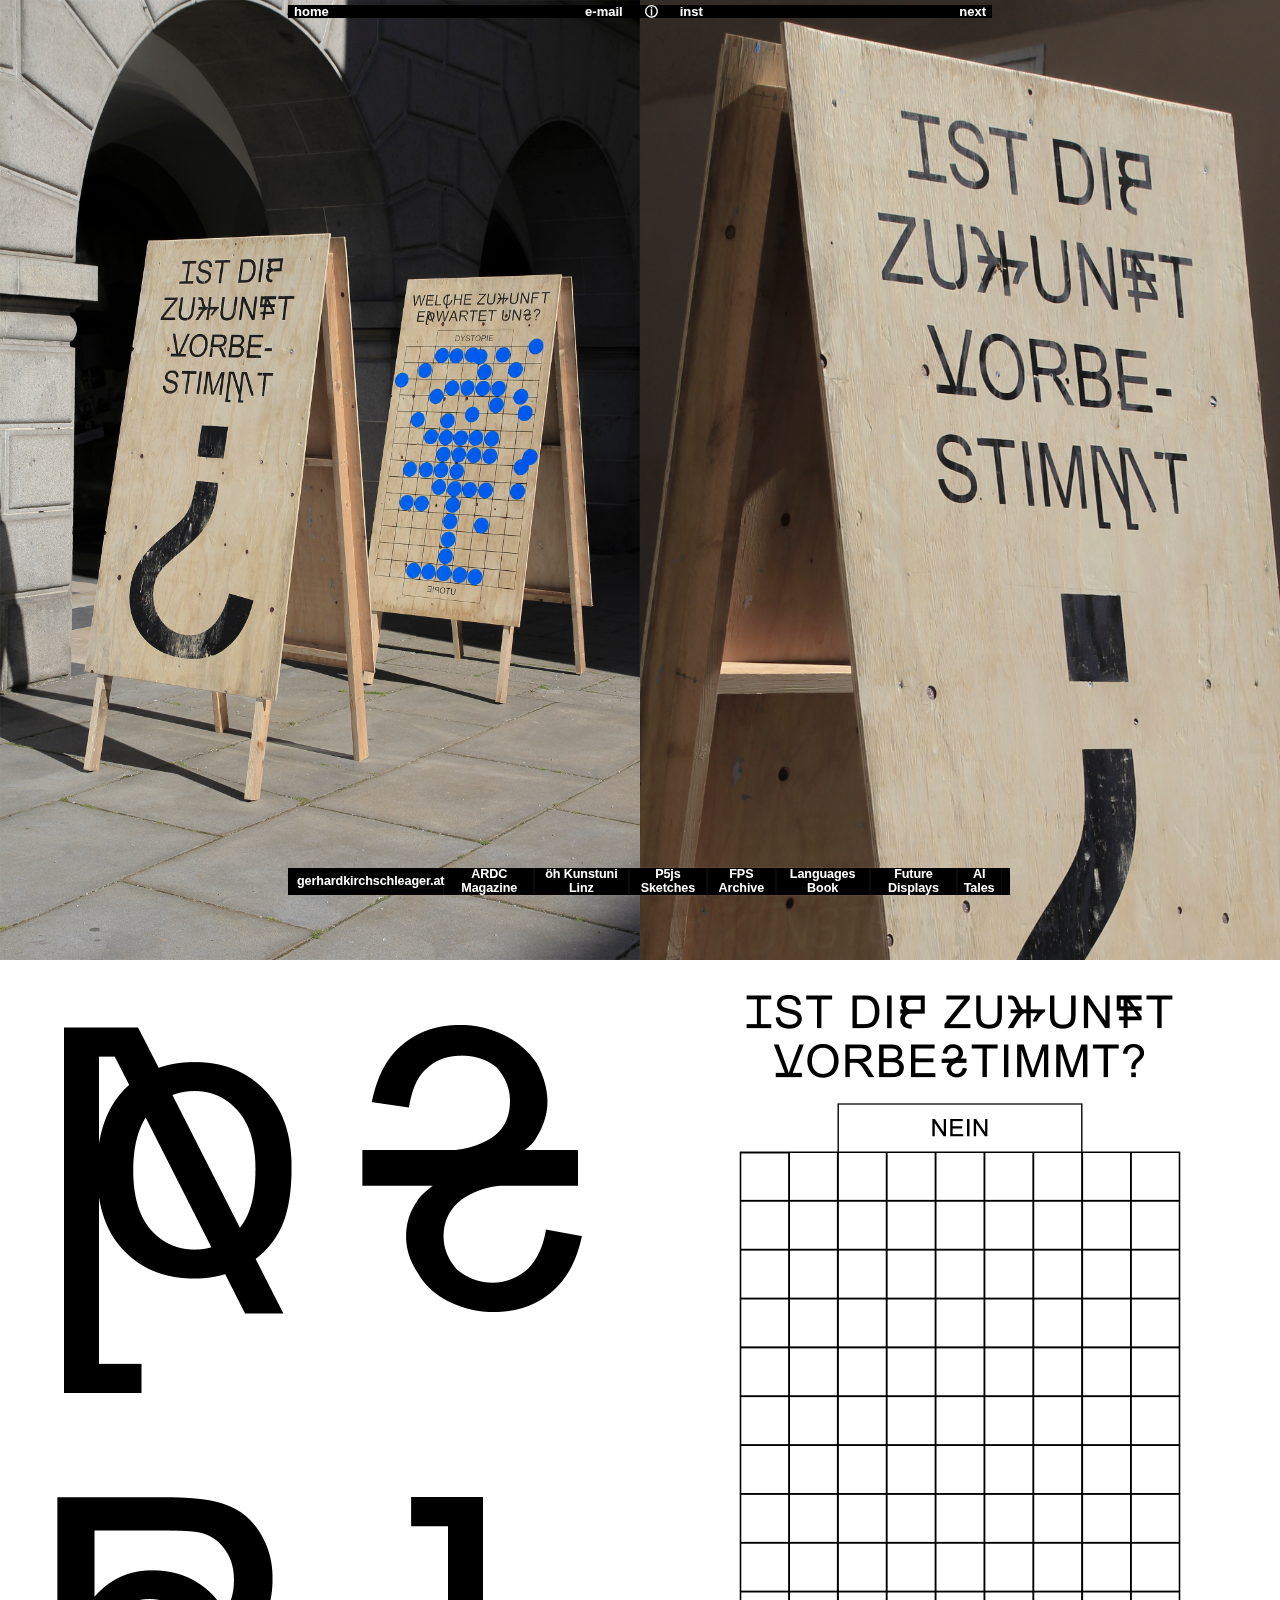
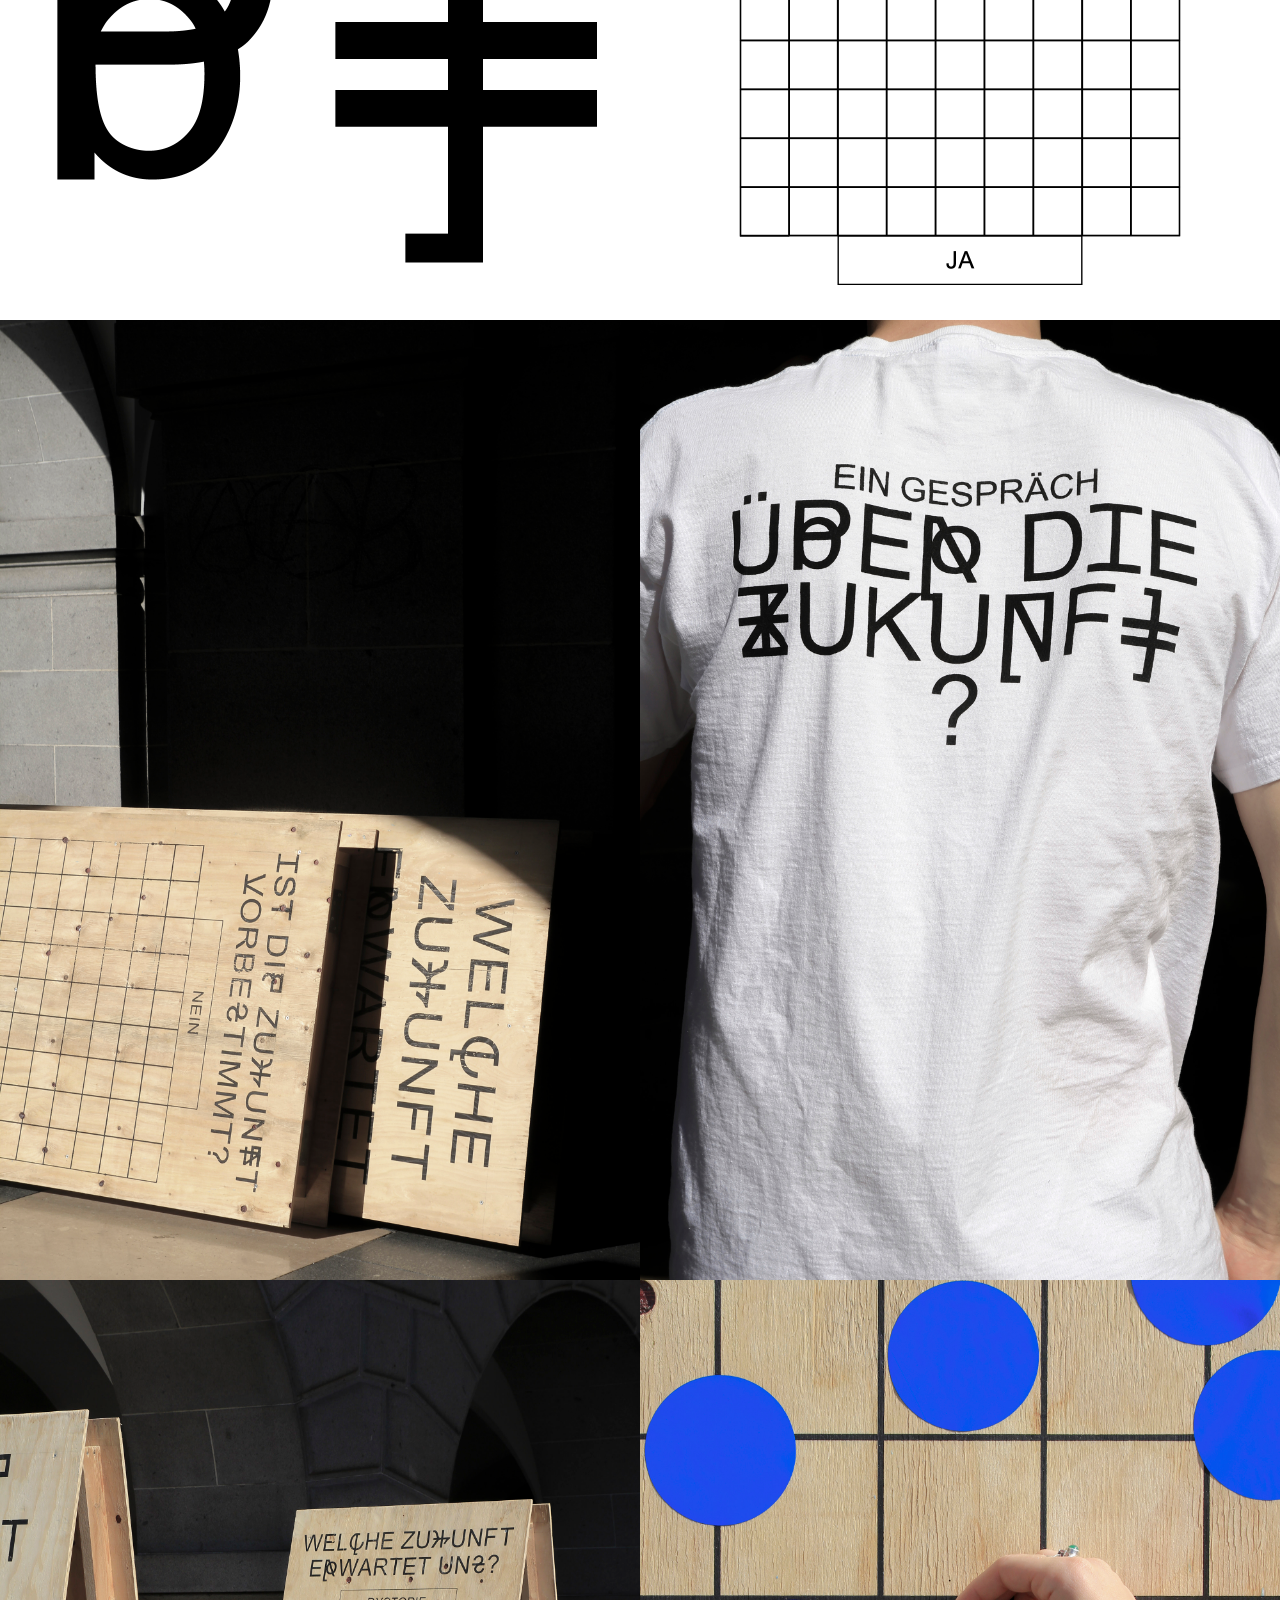
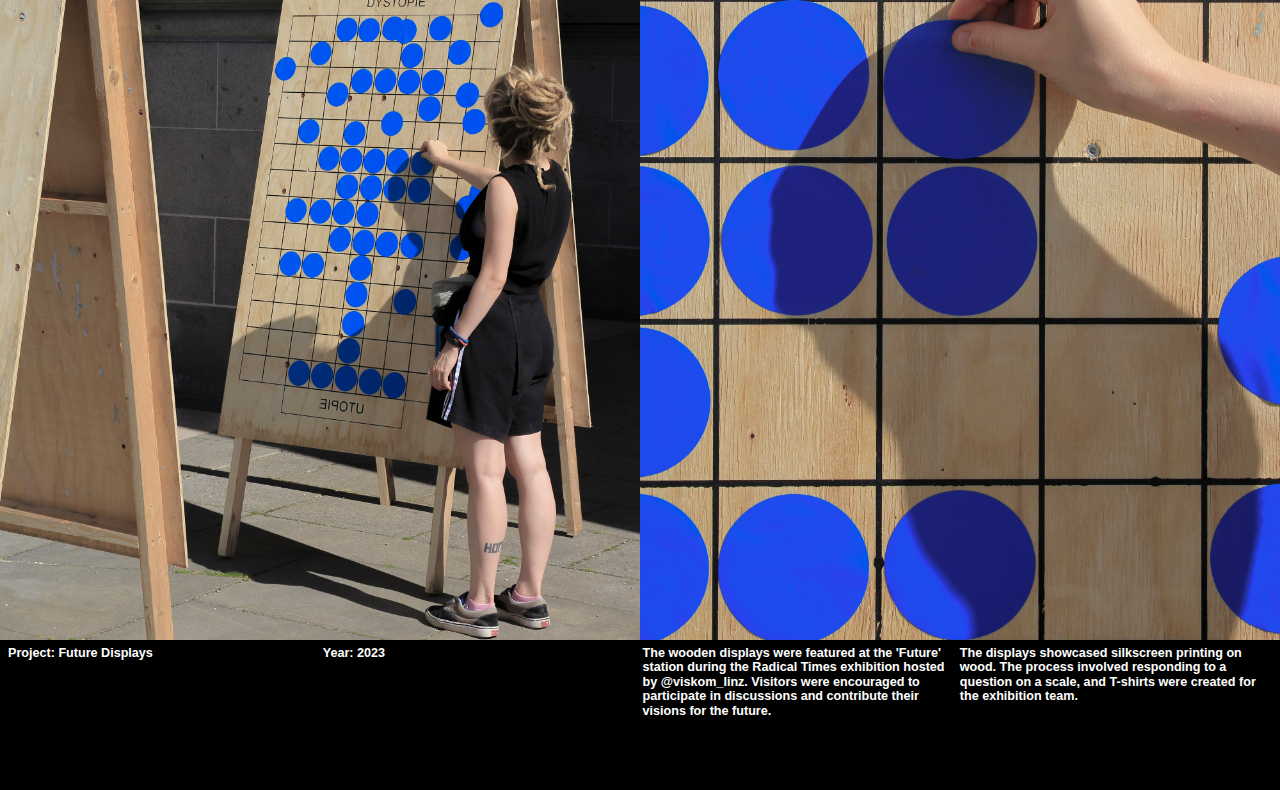
<file: project-07/project-06.html>
<!DOCTYPE html>
<html lang="en">

<head>
    <meta charset="utf-8">
    <title>Future Displays</title>
    <meta name="viewport" content="width=device-width, initial-scale=1.0, maximum-scale=1.0, minimal-ui" />
    <link type="text/css" rel="stylesheet" href="style.css">
    <style>
    
      </style>
</head>

<body>

  <div class="links-container">
    <a href="https://sukhov.xyz/">home</a>
  
    <div class="inner-cont">
      <a href="#">e-mail</a>
      <a href="https://sukhov.xyz/#layer9">ⓘ</a>
      <a href="">inst</a>
    </div>
  
    <a href="https://sukhov.xyz/project-08/project-08.html">next</a>
  </div>
  
  <header class="header">
    <nav class="menu">
      <a href="https://sukhov.xyz/project-01/project-01.html" class="menu__item">gerhardkirchschleager.at</a>
      <a href="https://sukhov.xyz/project-02/project-02.html" class="menu__item">ARDC Magazine</a>
      <a href="https://sukhov.xyz/project-03/project-03.html" class="menu__item">öh Kunstuni Linz</a>
      <a href="https://sukhov.xyz/project-04/project-04.html" class="menu__item">P5js Sketches</a>
      <a href="https://sukhov.xyz/project-05/project-05.html" class="menu__item">FPS Archive</a>
      <a href="https://sukhov.xyz/project-06/project-06.html" class="menu__item">Languages Book</a>
      <a href="https://sukhov.xyz/project-07/project-07.html" class="menu__item">Future Displays</a>
      <a href="https://sukhov.xyz/project-08/project-08.html" class="menu__item">AI Tales</a>
    </nav>
  </header>

<div class="grid-container-2">

  <div class="grid-item">
    <img src="f1.jpg" alt="Placeholder Image 1">
  </div>
  <div class="grid-item">
    <img src="f7.jpg" alt="Placeholder Image 1">
  </div>
</div>

<div class="grid-container-2">
  <div class="grid-item">
    <img src="gifmaker_me3.gif" alt="Placeholder Image 1">
  </div>
  <div class="grid-item">
    <img src="gifmaker_me2.gif" alt="Placeholder Image 1">
  </div>
 
  <!-- The remaining cells in the grid will be empty -->
</div>
  
<div class="grid-container-2">
  <div class="grid-item">
    <img src="f6.jpg" alt="Placeholder Image 1">
  </div>
  
  <div class="grid-item">
    <img src="f4.jpg" alt="Placeholder Image 1">
  </div>
 
  <!-- The remaining cells in the grid will be empty -->
</div>

<div class="grid-container-2">
  <div class="grid-item">
    <img src="f2.jpg" alt="Placeholder Image 1">
  </div>
  
  <div class="grid-item">
    <img src="f3.jpg" alt="Placeholder Image 1">
  </div>
 
  <!-- The remaining cells in the grid will be empty -->
</div>

<div class="container">
  <!-- Section 1: two titles in a row -->
  <div class="section" style="flex:2;">
  <div class="section" >
    <div class="title-row">
      <div class="title">Project: Future Displays</div>
   
    </div>
  </div>
  <!-- Section 2: two titles in a row -->
  <div class="section" >
    <div class="title-row">
      <div class="title">Year: 2023</div>
     
    </div>
  </div>
</div>
  <!-- Section 3: two texts in two columns -->
  <div class="section" style="flex:3;">
    <div class="two-columns">
    
      <div class="text">The wooden displays were featured at the 'Future' station during the Radical Times exhibition hosted by @viskom_linz. Visitors were encouraged to participate in discussions and contribute their visions for the future.
      </div>

      <div class="text">The displays showcased silkscreen printing on wood. The process involved responding to a question on a scale, and T-shirts were created for the exhibition team.
      </div>
    </div>
  </div>
</div>
  </body>
  </html>
</file>
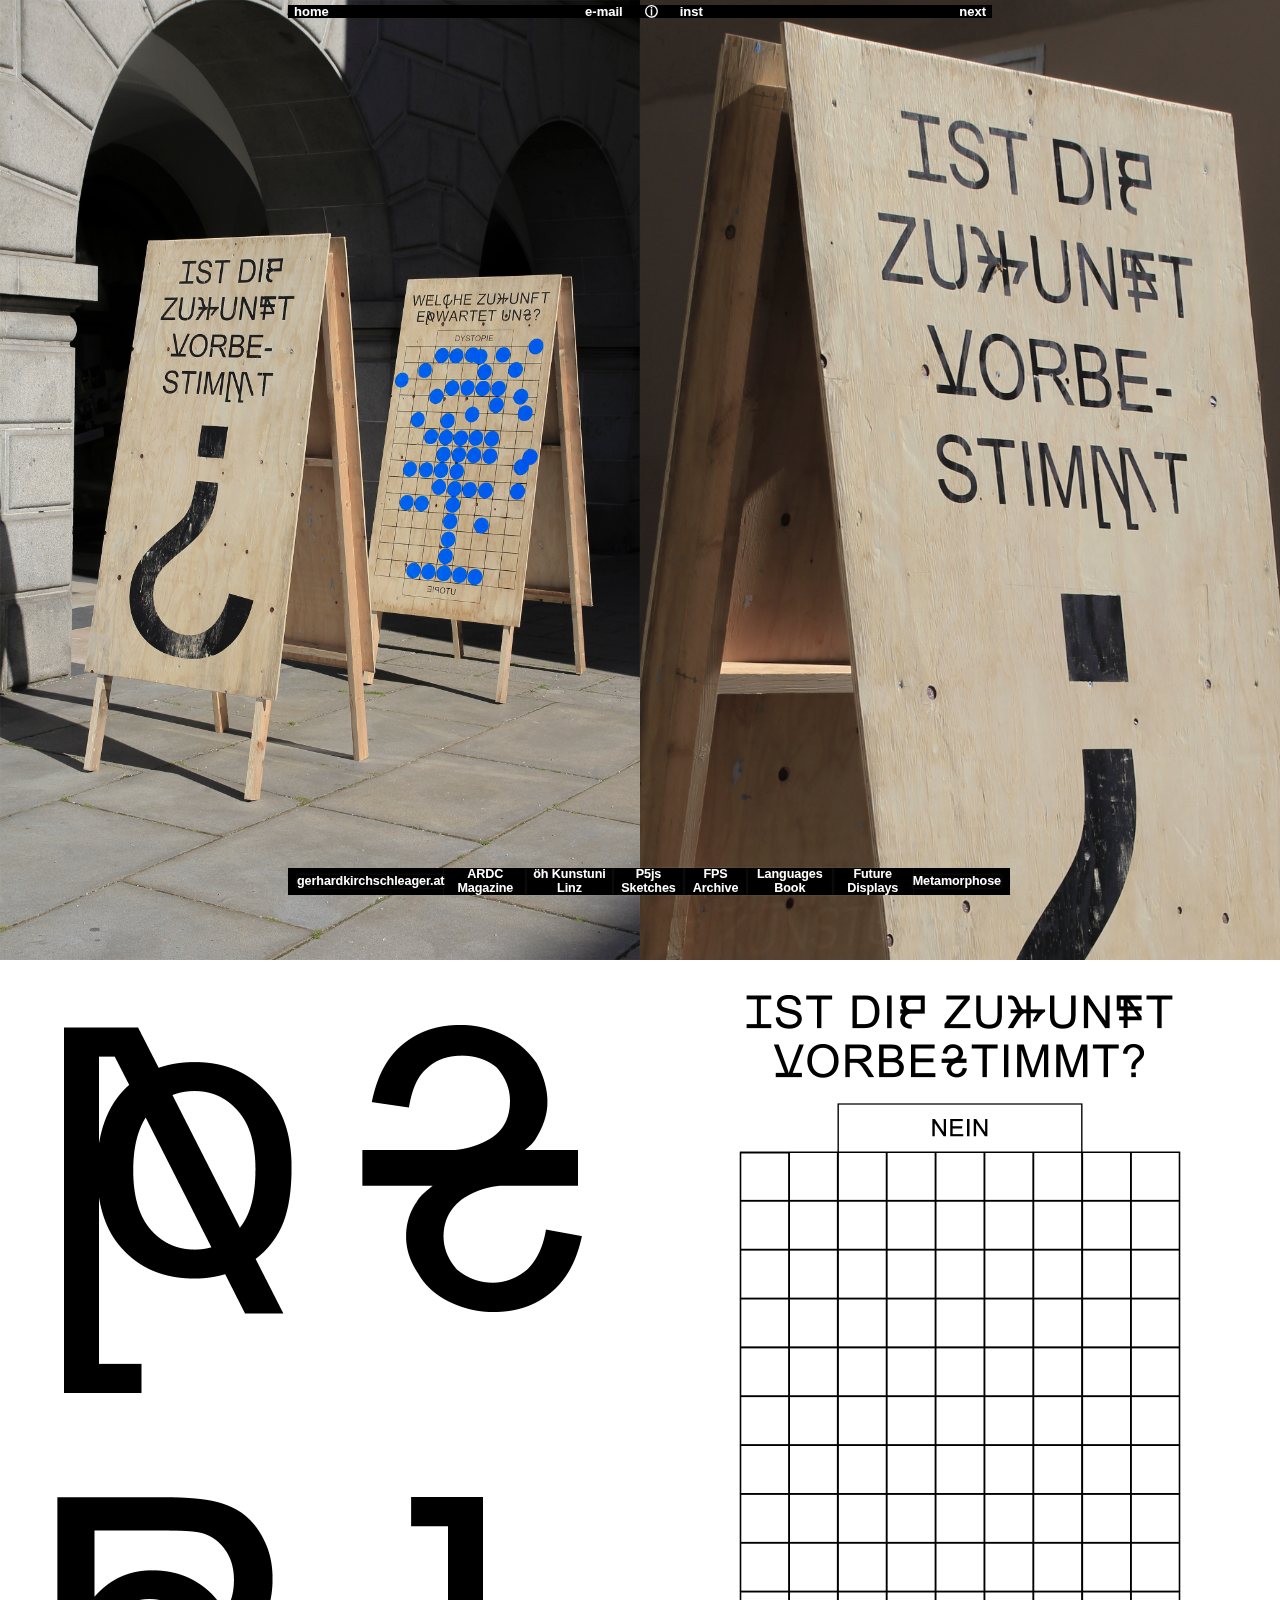
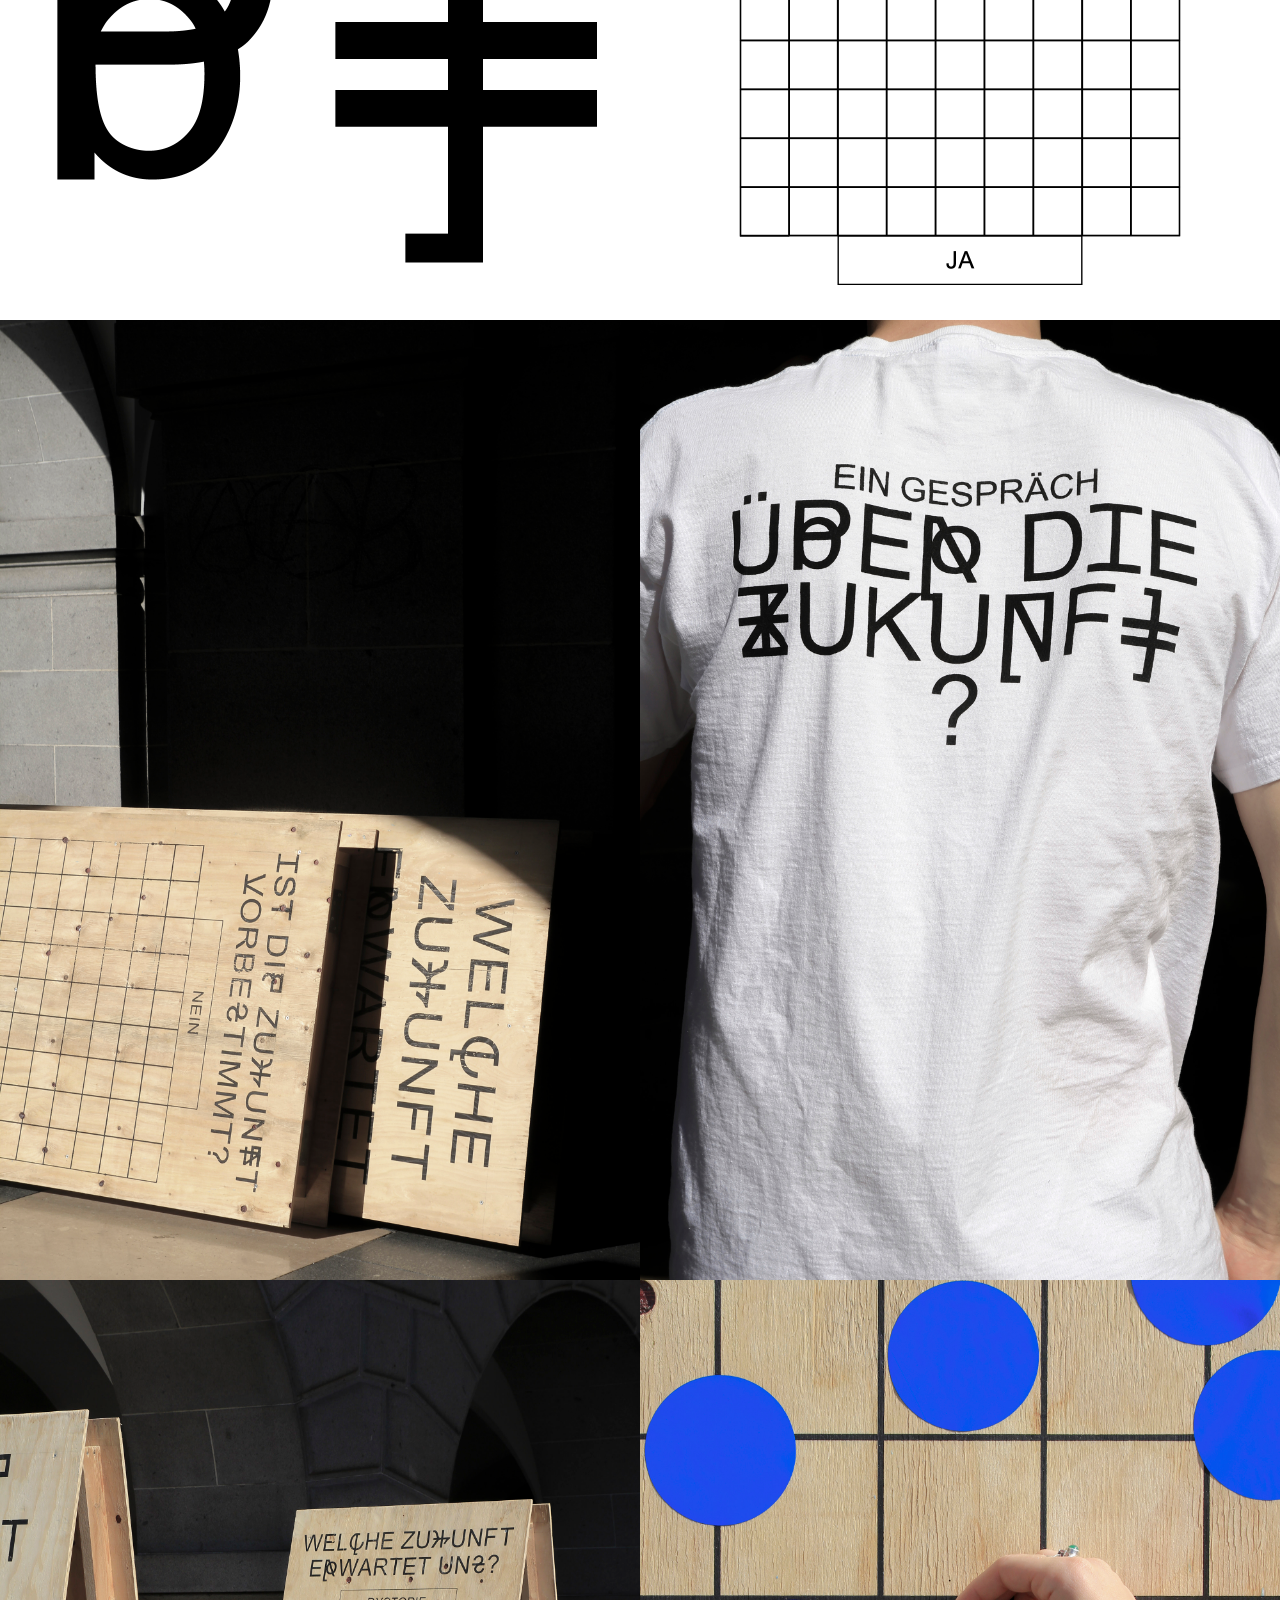
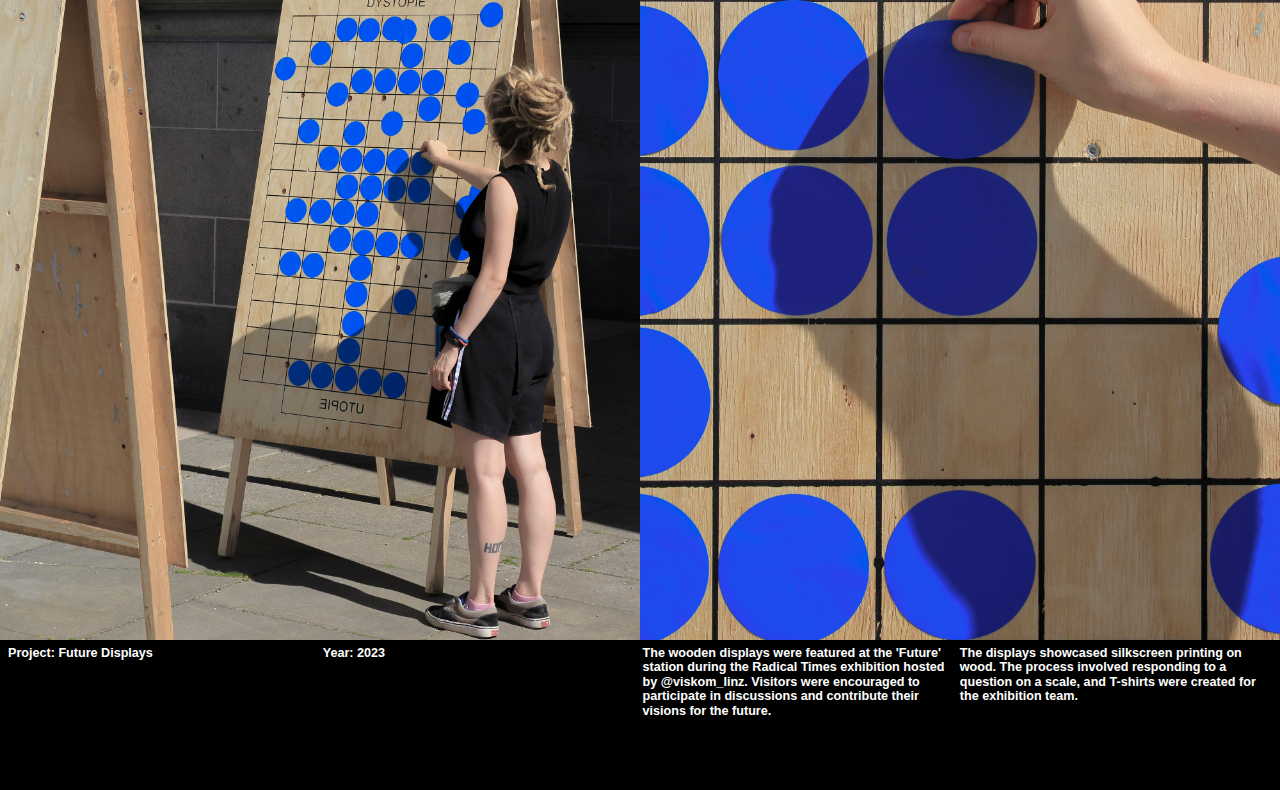
<file: project-07/project-07.html>
<!DOCTYPE html>
<html lang="en">

<head>
    <meta charset="utf-8">
    <title>Future Displays</title>
    <meta name="viewport" content="width=device-width, initial-scale=1.0, maximum-scale=1.0, minimal-ui" />
    <link type="text/css" rel="stylesheet" href="style.css">
    <style>
    
      </style>
</head>

<body>

  <div class="links-container">
    <a href="https://sukhov.xyz/">home</a>
  
    <div class="inner-cont">
      <a href="#">e-mail</a>
      <a href="https://sukhov.xyz/#layer9">ⓘ</a>
      <a href="">inst</a>
    </div>
  
    <a href="https://sukhov.xyz/project-08/project-08.html">next</a>
  </div>
  
  <header class="header">
    <nav class="menu">
      <a href="https://sukhov.xyz/project-01/project-01.html" class="menu__item">gerhardkirchschleager.at</a>
      <a href="https://sukhov.xyz/project-02/project-02.html" class="menu__item">ARDC Magazine</a>
      <a href="https://sukhov.xyz/project-03/project-03.html" class="menu__item">öh Kunstuni Linz</a>
      <a href="https://sukhov.xyz/project-04/project-04.html" class="menu__item">P5js Sketches</a>
      <a href="https://sukhov.xyz/project-05/project-05.html" class="menu__item">FPS Archive</a>
      <a href="https://sukhov.xyz/project-06/project-06.html" class="menu__item">Languages Book</a>
      <a href="https://sukhov.xyz/project-07/project-07.html" class="menu__item">Future Displays</a>
      <a class="menu__item">Metamorphose</a>
    </nav>
  </header>

<div class="grid-container-2">

  <div class="grid-item">
    <img src="f1.jpg" alt="Placeholder Image 1">
  </div>
  <div class="grid-item">
    <img src="f7.jpg" alt="Placeholder Image 1">
  </div>
</div>

<div class="grid-container-2">
  <div class="grid-item">
    <img src="gifmaker_me3.gif" alt="Placeholder Image 1">
  </div>
  <div class="grid-item">
    <img src="gifmaker_me2.gif" alt="Placeholder Image 1">
  </div>
 
  <!-- The remaining cells in the grid will be empty -->
</div>
  
<div class="grid-container-2">
  <div class="grid-item">
    <img src="f6.jpg" alt="Placeholder Image 1">
  </div>
  
  <div class="grid-item">
    <img src="f4.jpg" alt="Placeholder Image 1">
  </div>
 
  <!-- The remaining cells in the grid will be empty -->
</div>

<div class="grid-container-2">
  <div class="grid-item">
    <img src="f2.jpg" alt="Placeholder Image 1">
  </div>
  
  <div class="grid-item">
    <img src="f3.jpg" alt="Placeholder Image 1">
  </div>
 
  <!-- The remaining cells in the grid will be empty -->
</div>

<div class="container">
  <!-- Section 1: two titles in a row -->
  <div class="section" style="flex:2;">
  <div class="section" >
    <div class="title-row">
      <div class="title">Project: Future Displays</div>
   
    </div>
  </div>
  <!-- Section 2: two titles in a row -->
  <div class="section" >
    <div class="title-row">
      <div class="title">Year: 2023</div>
     
    </div>
  </div>
</div>
  <!-- Section 3: two texts in two columns -->
  <div class="section" style="flex:3;">
    <div class="two-columns">
    
      <div class="text">The wooden displays were featured at the 'Future' station during the Radical Times exhibition hosted by @viskom_linz. Visitors were encouraged to participate in discussions and contribute their visions for the future.
      </div>

      <div class="text">The displays showcased silkscreen printing on wood. The process involved responding to a question on a scale, and T-shirts were created for the exhibition team.
      </div>
    </div>
  </div>
</div>
  </body>
  </html>
</file>
<file: project-07/style.css>
body {
    width: 100vw;
    height: 100%;
    margin: 0;
    background-color: #000000;
  }
    .grid-container {
      display: grid;
      grid-template-columns: repeat(4, 1fr);
      grid-template-rows: repeat(2, auto);
      gap: 0px;
      width: 100%;
    
      margin: 0;
    }

    .grid-container-2 {
      display: grid;
      grid-template-columns: repeat(2, 1fr);
      grid-template-rows: repeat(2, auto);
      gap: 0px;
      width: 100%;
      height: 100%;
      margin: 0;
    }

  .grid-container-3 {
display: grid;
grid-template-columns: 1fr;
grid-auto-rows: auto;
gap: 0;
width: 100vw;
margin: 0;
padding: 0;
}

    .grid-item {
   
      padding: 0px;
      text-align: center;
    }
    .grid-item img {
   width: 100%;
    height: 100%;
   
      display: block;
      margin: 0;

      object-fit: cover;
    }
    .grid-item video {
      width: 100%;
      height: 100%;
   
      display: block;
      margin: 0;

      object-fit: cover;
    }
    .header {
      position: fixed;
      bottom: 5px;
      left: 50%;
      transform: translateX(-50%);
      width:55%;
      padding: 0;
      z-index: 999;
      text-align: center;
    }
    
    .menu {
      text-align: center;
      display: flex;
      justify-content: space-between; /* distributes items evenly */
      gap: 0;
      align-items: center;
      width: 100%; /* or any width you need */
      margin: 0;
      padding: 0px 9px;
      background-color: #000000;
    }
    
    .menu__item {
      /* Remove float and block settings */
      text-decoration: none;
      color: #ffffff;
      font-family: Arial, sans-serif;
      font-weight: bold;
      font-size: 1.4vh;
      line-height: 1.5vh;
      letter-spacing: -0.1px;
      box-shadow: 0px 0px 2px #ffffff25;
      margin: 0; /* remove any default margin */
      padding: 0 0px;
      
    }
    
    .menu__item:hover,
    .menu__item.menu__item--active {
      color: #000000;
      background-color: #ffffff;
    }
    
    
    .links-container {
      display: flex;
      flex-direction: row;
      align-items: center;
      justify-content: space-between;
      gap: 0;
      font-family: Arial, sans-serif;
      font-weight: bold;
      font-size: 13px;
      line-height: 13px;
      position: fixed;
      z-index: 999;
      top: 5px;
      left: 50%;                /* Position left at 50% of viewport */
      transform: translateX(-50%); /* Shift left by half its own width */
      width: 55%;
      background-color: black;
      /* Using auto height or a fixed height if desired */
      height: fit-content;
    }
    
    .inner-cont {
      display: flex;
      flex-direction: row;
      align-items: center;
      background-color: #000;
      height: fit-content;
      gap: 10px;
    }
    
    /* Remove default margins on anchors */
    .links-container a {
      display: inline-block; /* Ensure consistent sizing behavior */
      text-decoration: none;
      color: #fff;
      font-weight: bold;
      padding: 0 6px; /* shorthand for left/right padding */
      transition: 0.3s;
      background-color: #000;
     
    }
    
    .links-container a:hover {
      color: #000;
      background-color: #fff;
    }

.container {
 
  align-items: flex-start;
  width: 100%;
  padding: 8px;
  padding-top: 6px;

  box-sizing: border-box;
  font-family: Arial;
  font-weight: bold;
  margin-bottom: 5%;

  color: #ffffff;
  font-size: 1.4vh;
  line-height: 1.6vh;
  display: grid;
  grid-template-columns: 1fr 1fr; /* Two equal columns */
  gap: 5px;
}
/* General styling for each section */
.section {
  width:100%;
  display: flex;
  flex-direction: row;
  display: flex;
  box-sizing: border-box;


}

/* First and second sections: two titles arranged in a row */
.title-row {
  display: flex;
  flex-direction: column;
 
  align-items: left;
}



/* Third section: two texts displayed in two columns */
.two-columns {
  display: grid;
  grid-template-columns: 1fr 1fr; /* Two equal columns */
  gap: 5px;
}

#video-m {
display: none;
}

@media (max-width: 768px) {
  .header {
    position: fixed;
    bottom: 5px;
    left: 0%;
    transform: translateX(0%);
    width:100%;
    padding: 0;
    z-index: 999;
    text-align: center;
  }
  .menu {
    flex-wrap: wrap;         /* Allow items to wrap onto next lines */
    justify-content:space-between;
    row-gap: 4px;
    padding: 0;
  }
  .menu__item {
    margin-top: 0px ;
    padding: 0px 10px; 
    font-size: 13px;
line-height: 13px; /* Optional: add some vertical padding for touch devices */
  }

.links-container {

width: 100%;

}
.container {
    flex-direction: column;
    align-items: stretch;
    margin-bottom: 15%;
    padding: 10px;
    display: flex;
    grid-template-columns: none; /* Two equal columns */
    gap: 0px;
    margin-bottom: 30%;
  }
  .section {
    width: 100%;
    padding-bottom: 10px;
    
  }
  /* For better readability on mobile, switch to one column */
  .two-columns {
    grid-template-columns: 1fr;
  }
  .top, .bottom {
font-family:Beth-Ellen;
font-size: 13px;
line-height: 14.5px;
position: fixed;

}
}
</file>
